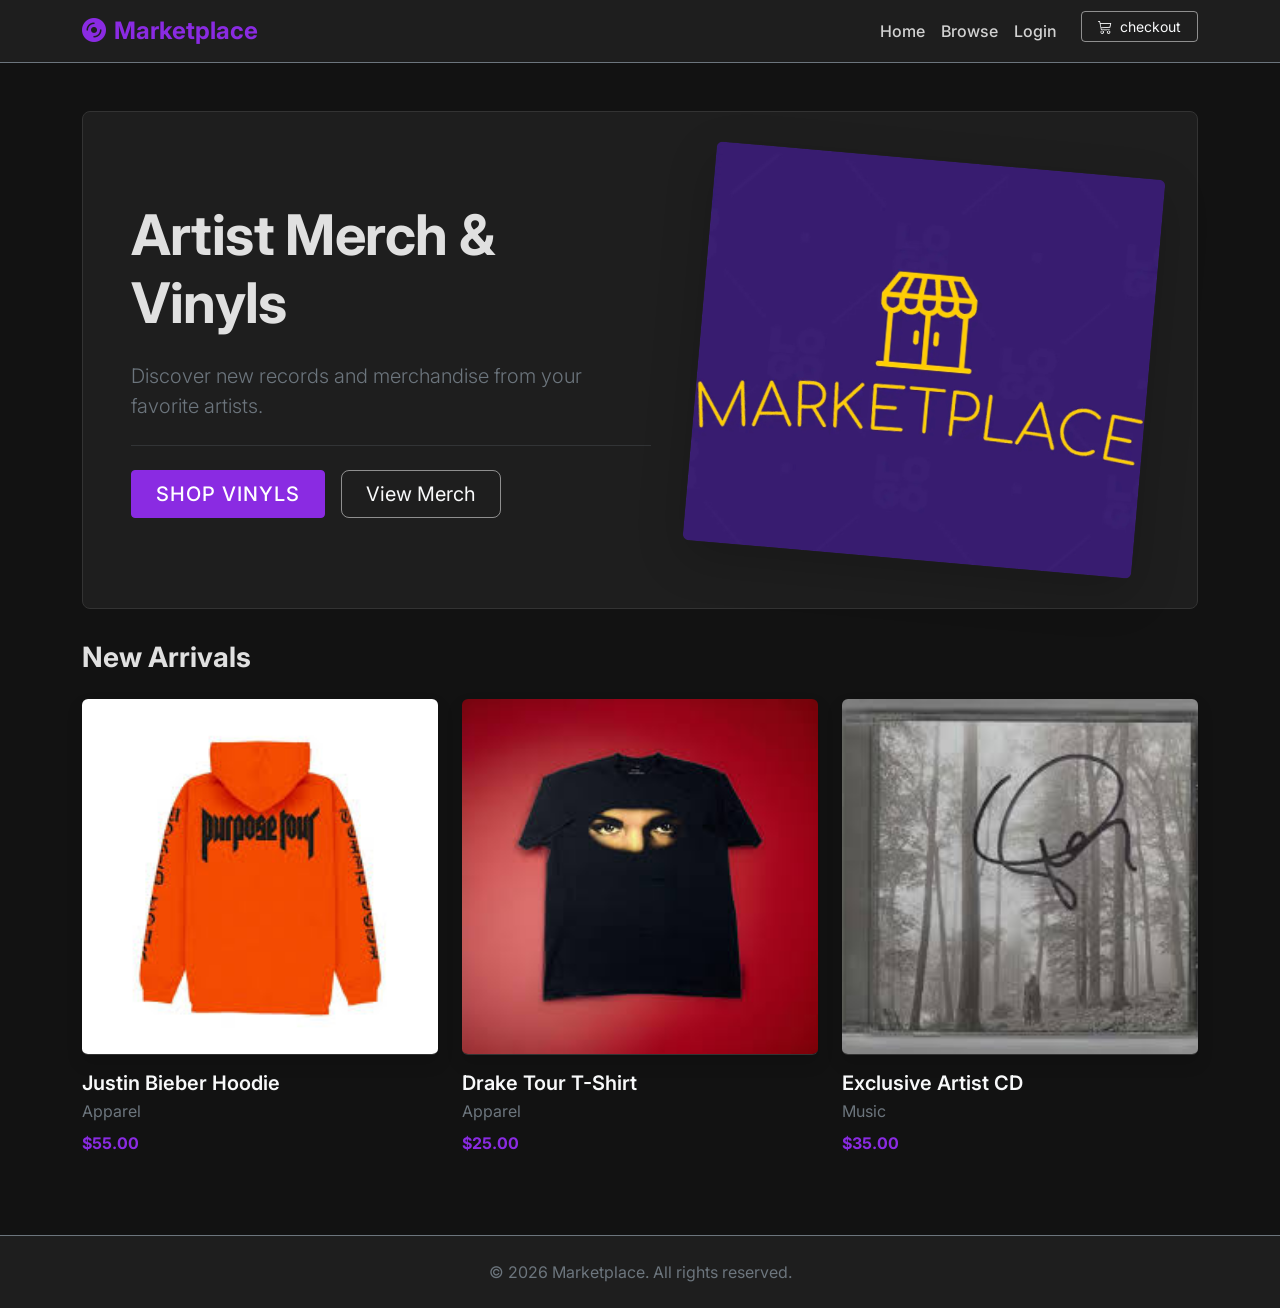
<file: index.html>
<!DOCTYPE html>
<html lang="en" data-bs-theme="dark">

<head>
  <meta charset="UTF-8">
  <meta name="viewport" content="width=device-width, initial-scale=1.0">
  <title>Marketplace - Premium Merchandise</title>
  <link href="https://cdn.jsdelivr.net/npm/bootstrap@5.3.2/dist/css/bootstrap.min.css" rel="stylesheet">
  <link rel="stylesheet" href="https://cdn.jsdelivr.net/npm/bootstrap-icons@1.11.1/font/bootstrap-icons.css">
  <link href="https://fonts.googleapis.com/css2?family=Inter:wght@300;400;500;600;700&display=swap" rel="stylesheet">
  <link rel="stylesheet" href="styles.css">
</head>

<body>

  <!-- Navigation -->
  <nav class="navbar navbar-expand-lg navbar-dark bg-dark sticky-top border-bottom border-secondary">
    <div class="container">
      <a class="navbar-brand fw-bold fs-4 text-primary" href="index.html">
        <i class="bi bi-disc-fill me-2"></i>Marketplace
      </a>
      <button class="navbar-toggler" type="button" data-bs-toggle="collapse" data-bs-target="#navbarNav"
        aria-controls="navbarNav" aria-expanded="false" aria-label="Toggle navigation">
        <span class="navbar-toggler-icon"></span>
      </button>
      <div class="collapse navbar-collapse" id="navbarNav">
        <ul class="navbar-nav ms-auto">
          <li class="nav-item">
            <a class="nav-link active" href="index.html">Home</a>
          </li>
          <li class="nav-item">
            <a class="nav-link" href="details.html">Browse</a>
          </li>
          <li class="nav-item">
            <a class="nav-link" href="login.html">Login</a>
          </li>
          <li class="nav-item ms-lg-3 mt-2 mt-lg-0">
            <a class="btn btn-outline-light btn-sm px-3 d-flex align-items-center" href="checkout.html">
              <i class="bi bi-cart3 me-2"></i> checkout
            </a>
          </li>
        </ul>
      </div>
    </div>
  </nav>

  <!-- Jumbotron / Hero Section -->
  <div class="container mt-5">
    <div class="jumbotron p-5 text-center text-lg-start d-lg-flex align-items-center gap-5">
      <div class="flex-grow-1">
        <h1 class="display-4 fw-bold mb-4"> Artist Merch & Vinyls</h1>
        <p class="lead text-secondary mb-4">Discover new records and merchandise from your favorite artists.</p>
        <hr class="my-4 border-secondary">
        <div class="d-flex gap-3 justify-content-center justify-content-lg-start">
          <a class="btn btn-primary btn-lg px-4" href="details.html" role="button">Shop Vinyls</a>
          <a class="btn btn-outline-light btn-lg px-4" href="details.html" role="button">View Merch</a>
        </div>
      </div>
      <div class="d-none d-lg-block w-50">
        <img src="assets/Marketplace.jpg" alt="Marketplace" class="img-fluid rounded shadow-lg"
          style="transform: rotate(5deg); max-height: 400px; width: 100%; object-fit: cover; object-position: center;">
      </div>
    </div>
  </div>

  <!-- Featured Section -->
  <div class="container mb-5">
    <h2 class="h3 fw-bold mb-4">New Arrivals</h2>
    <div class="row g-4">
      <div class="col-md-4">
        <div class="card h-100 bg-transparent border-0">
          <a href="product.html">
            <img src="assets/jb hoodie.jpeg" class="card-img-top rounded shadow" alt="Justin Bieber Hoodie" style="aspect-ratio: 1/1; object-fit: cover;">
          </a>
          <div class="card-body px-0">
            <a href="product.html" class="text-decoration-none">
              <h5 class="card-title text-light mb-1 hover-primary">Justin Bieber Hoodie</h5>
            </a>
            <p class="card-text text-secondary mb-2">Apparel</p>
            <p class="fw-bold text-primary">$55.00</p>
          </div>
        </div>
      </div>
      <div class="col-md-4">
        <div class="card h-100 bg-transparent border-0">
          <a href="product.html">
            <img src="assets/drake_shirt.jpeg" class="card-img-top rounded shadow" alt="Drake Tour T-Shirt" style="aspect-ratio: 1/1; object-fit: cover;">
          </a>
          <div class="card-body px-0">
            <a href="product.html" class="text-decoration-none">
              <h5 class="card-title text-light mb-1 hover-primary">Drake Tour T-Shirt</h5>
            </a>
            <p class="card-text text-secondary mb-2">Apparel</p>
            <p class="fw-bold text-primary">$25.00</p>
          </div>
        </div>
      </div>
      <div class="col-md-4">
        <div class="card h-100 bg-transparent border-0">
          <a href="product.html">
            <img src="assets/CD.jpeg" class="card-img-top rounded shadow" alt="Exclusive Artist CD" style="aspect-ratio: 1/1; object-fit: cover;">
          </a>
          <div class="card-body px-0">
            <a href="product.html" class="text-decoration-none">
              <h5 class="card-title text-light mb-1 hover-primary">Exclusive Artist CD</h5>
            </a>
            <p class="card-text text-secondary mb-2">Music</p>
            <p class="fw-bold text-primary">$35.00</p>
          </div>
        </div>
      </div>
    </div>
  </div>

  <!-- Footer -->
  <footer class="bg-dark text-center py-4 mt-5 border-top border-secondary">
    <div class="container">
      <p class="text-secondary mb-0">&copy; 2026 Marketplace. All rights reserved.</p>
    </div>
  </footer>

  <script src="https://cdn.jsdelivr.net/npm/bootstrap@5.3.2/dist/js/bootstrap.bundle.min.js"></script>
</body>

</html>
</file>
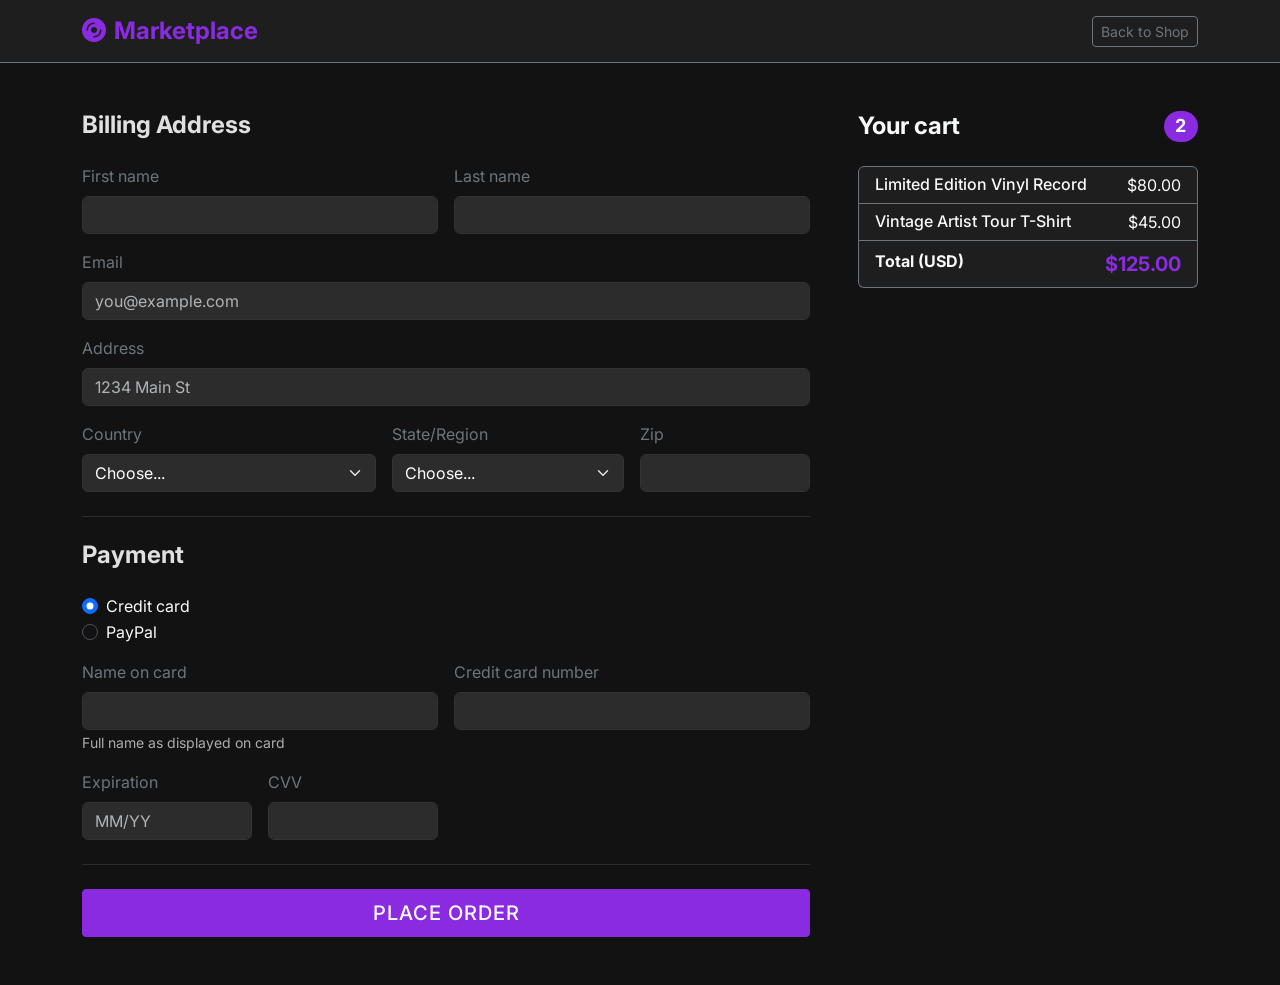
<file: checkout.html>
<!DOCTYPE html>
<html lang="en" data-bs-theme="dark">
<head>
  <meta charset="UTF-8">
  <meta name="viewport" content="width=device-width, initial-scale=1.0">
  <title>Checkout - Marketplace</title>
  <link href="https://cdn.jsdelivr.net/npm/bootstrap@5.3.2/dist/css/bootstrap.min.css" rel="stylesheet">
  <link rel="stylesheet" href="https://cdn.jsdelivr.net/npm/bootstrap-icons@1.11.1/font/bootstrap-icons.css">
  <link href="https://fonts.googleapis.com/css2?family=Inter:wght@300;400;500;600;700&display=swap" rel="stylesheet">
  <link rel="stylesheet" href="styles.css">
</head>
<body>

  <!-- Navigation -->
  <nav class="navbar navbar-expand-lg navbar-dark bg-dark sticky-top border-bottom border-secondary mb-5">
    <div class="container">
      <a class="navbar-brand fw-bold fs-4 text-primary" href="index.html">
        <i class="bi bi-disc-fill me-2"></i>Marketplace
      </a>
      <a class="btn btn-outline-secondary btn-sm" href="details.html">Back to Shop</a>
    </div>
  </nav>

  <div class="container mb-5">
    <div class="row g-5">
      <!-- Checkout Form -->
      <div class="col-md-7 col-lg-8">
        <h4 class="mb-4 fw-bold">Billing Address</h4>
        <form>
          <div class="row g-3">
            <div class="col-sm-6 form-group">
              <label for="firstName" class="form-label text-secondary">First name</label>
              <input type="text" class="form-control" id="firstName" required>
            </div>

            <div class="col-sm-6 form-group">
              <label for="lastName" class="form-label text-secondary">Last name</label>
              <input type="text" class="form-control" id="lastName" required>
            </div>

            <div class="col-12 form-group">
              <label for="email" class="form-label text-secondary">Email</label>
              <input type="email" class="form-control" id="email" placeholder="you@example.com" required>
            </div>

            <div class="col-12 form-group">
              <label for="address" class="form-label text-secondary">Address</label>
              <input type="text" class="form-control" id="address" placeholder="1234 Main St" required>
            </div>

            <div class="col-md-5 form-group">
              <label for="country" class="form-label text-secondary">Country</label>
              <select class="form-select" id="country" required>
                <option value="">Choose...</option>
                <option>United States</option>
                <option>United Kingdom</option>
                <option>Canada</option>
              </select>
            </div>

            <div class="col-md-4 form-group">
              <label for="state" class="form-label text-secondary">State/Region</label>
              <select class="form-select" id="state" required>
                <option value="">Choose...</option>
                <option>California</option>
                <option>New York</option>
                <option>London</option>
              </select>
            </div>

            <div class="col-md-3 form-group">
              <label for="zip" class="form-label text-secondary">Zip</label>
              <input type="text" class="form-control" id="zip" required>
            </div>
          </div>

          <hr class="my-4 border-secondary">

          <h4 class="mb-4 fw-bold">Payment</h4>

          <div class="my-3">
            <div class="form-check">
              <input id="credit" name="paymentMethod" type="radio" class="form-check-input" checked required>
              <label class="form-check-label text-light" for="credit">Credit card</label>
            </div>
            <div class="form-check">
              <input id="paypal" name="paymentMethod" type="radio" class="form-check-input" required>
              <label class="form-check-label text-light" for="paypal">PayPal</label>
            </div>
          </div>

          <div class="row g-3">
            <div class="col-md-6 form-group">
              <label for="cc-name" class="form-label text-secondary">Name on card</label>
              <input type="text" class="form-control" id="cc-name" required>
              <small class="text-muted">Full name as displayed on card</small>
            </div>

            <div class="col-md-6 form-group">
              <label for="cc-number" class="form-label text-secondary">Credit card number</label>
              <input type="text" class="form-control" id="cc-number" required>
            </div>

            <div class="col-md-3 form-group">
              <label for="cc-expiration" class="form-label text-secondary">Expiration</label>
              <input type="text" class="form-control" id="cc-expiration" placeholder="MM/YY" required>
            </div>

            <div class="col-md-3 form-group">
              <label for="cc-cvv" class="form-label text-secondary">CVV</label>
              <input type="text" class="form-control" id="cc-cvv" required>
            </div>
          </div>

          <hr class="my-4 border-secondary">

          <button class="w-100 btn btn-primary btn-lg" type="button" onclick="alert('Order placed successfully!')">Place Order</button>
        </form>
      </div>

      <!-- Cart Summary -->
      <div class="col-md-5 col-lg-4">
        <h4 class="d-flex justify-content-between align-items-center mb-4">
          <span class="text-light fw-bold">Your cart</span>
          <span class="badge bg-primary rounded-pill">2</span>
        </h4>
        <ul class="list-group mb-3 border-secondary">
          <li class="list-group-item bg-dark border-secondary d-flex justify-content-between align-items-center lh-sm">
            <h6 class="my-0 text-light">Limited Edition Vinyl Record</h6>
            <span class="text-light">$80.00</span>
          </li>
          <li class="list-group-item bg-dark border-secondary d-flex justify-content-between align-items-center lh-sm">
            <h6 class="my-0 text-light">Vintage Artist Tour T-Shirt</h6>
            <span class="text-light">$45.00</span>
          </li>
          <li class="list-group-item bg-dark border-secondary d-flex justify-content-between">
            <span class="text-light fw-bold">Total (USD)</span>
            <strong class="text-primary fs-5">$125.00</strong>
          </li>
        </ul>
      </div>
    </div>
  </div>

  <script src="https://cdn.jsdelivr.net/npm/bootstrap@5.3.2/dist/js/bootstrap.bundle.min.js"></script>
</body>
</html>
</file>
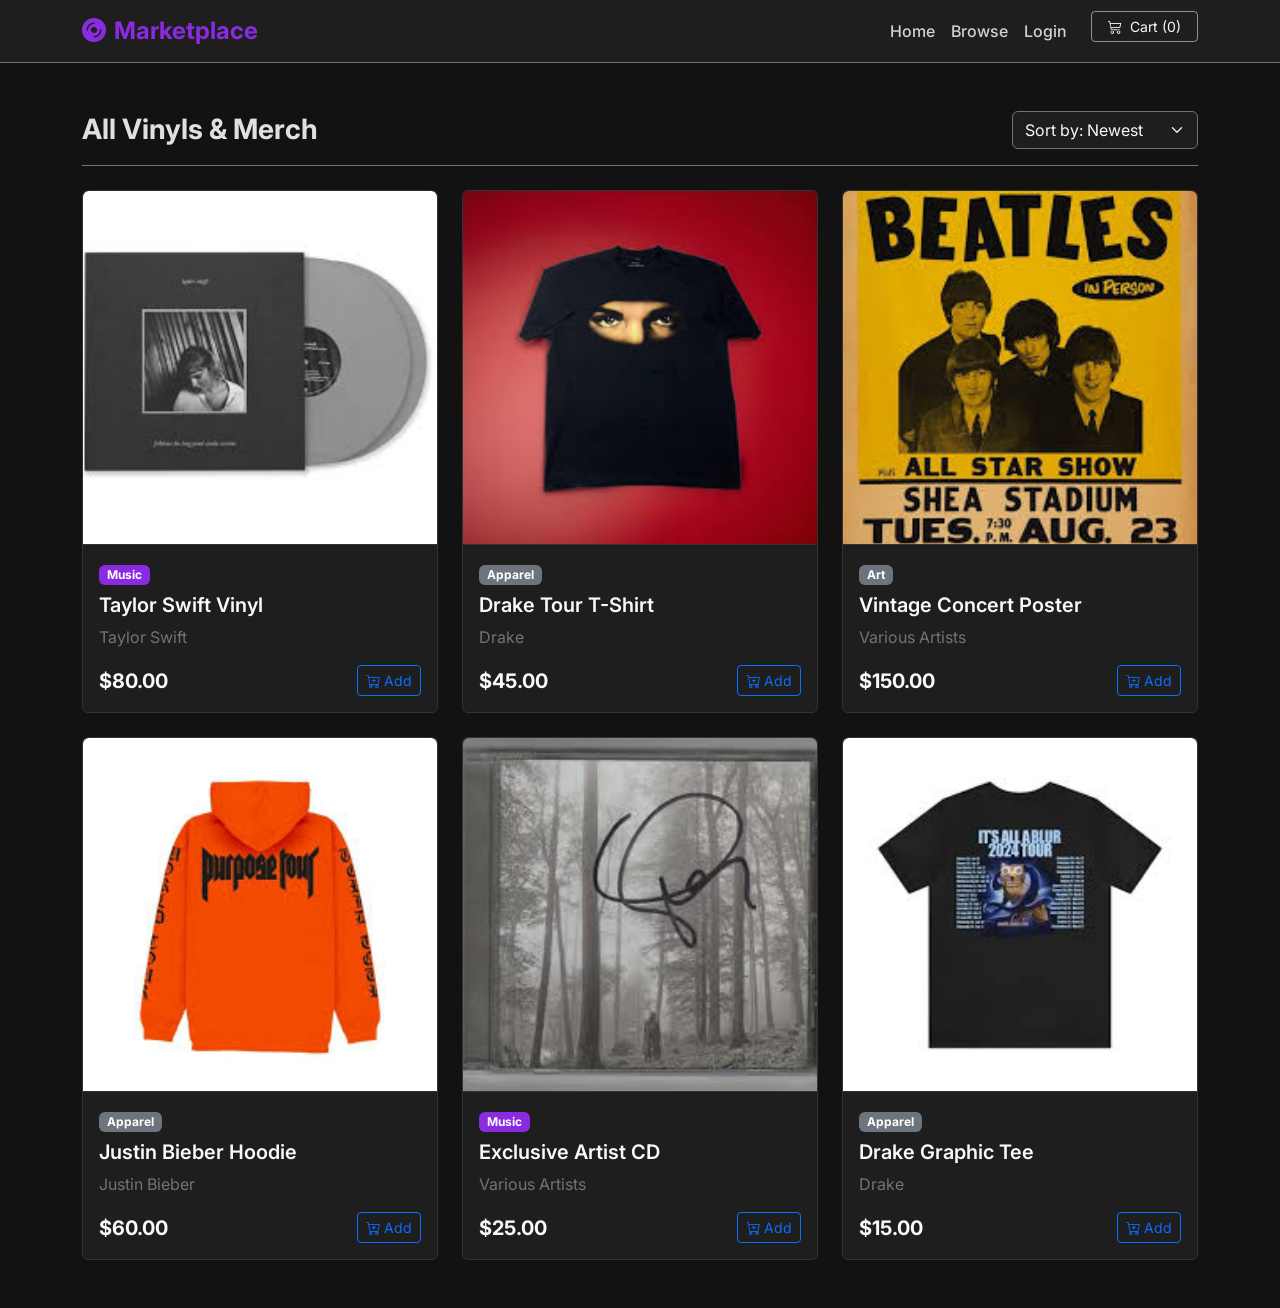
<file: details.html>
<!DOCTYPE html>
<html lang="en" data-bs-theme="dark">
<head>
  <meta charset="UTF-8">
  <meta name="viewport" content="width=device-width, initial-scale=1.0">
  <title>Browse Vinyls - Marketplace</title>
  <link href="https://cdn.jsdelivr.net/npm/bootstrap@5.3.2/dist/css/bootstrap.min.css" rel="stylesheet">
  <link rel="stylesheet" href="https://cdn.jsdelivr.net/npm/bootstrap-icons@1.11.1/font/bootstrap-icons.css">
  <link href="https://fonts.googleapis.com/css2?family=Inter:wght@300;400;500;600;700&display=swap" rel="stylesheet">
  <link rel="stylesheet" href="styles.css">
</head>
<body>

  <!-- Navigation -->
  <nav class="navbar navbar-expand-lg navbar-dark bg-dark sticky-top border-bottom border-secondary">
    <div class="container">
      <a class="navbar-brand fw-bold fs-4 text-primary" href="index.html">
        <i class="bi bi-disc-fill me-2"></i>Marketplace
      </a>
      <button class="navbar-toggler" type="button" data-bs-toggle="collapse" data-bs-target="#navbarNav">
        <span class="navbar-toggler-icon"></span>
      </button>
      <div class="collapse navbar-collapse" id="navbarNav">
        <ul class="navbar-nav ms-auto">
          <li class="nav-item"><a class="nav-link" href="index.html">Home</a></li>
          <li class="nav-item"><a class="nav-link active" href="details.html">Browse</a></li>
          <li class="nav-item"><a class="nav-link" href="login.html">Login</a></li>
          <li class="nav-item ms-lg-3 mt-2 mt-lg-0">
            <a class="btn btn-outline-light btn-sm px-3 d-flex align-items-center" href="checkout.html">
              <i class="bi bi-cart3 me-2"></i> Cart (0)
            </a>
          </li>
        </ul>
      </div>
    </div>
  </nav>

  <!-- Page Header -->
  <div class="container mt-5 mb-4">
    <div class="d-flex justify-content-between align-items-center border-bottom border-secondary pb-3">
      <h2 class="h3 fw-bold mb-0">All Vinyls & Merch</h2>
      <select class="form-select w-auto bg-dark text-light border-secondary">
        <option>Sort by: Newest</option>
        <option>Price: Low to High</option>
        <option>Price: High to Low</option>
      </select>
    </div>
  </div>

  <!-- Grid of Cards -->
  <div class="container mb-5">
    <div class="row g-4">
      <!-- Card 1 -->
      <div class="col-sm-6 col-lg-4">
        <div class="card h-100">
          <a href="product.html">
            <img src="assets/taylor swift vinyl.jpeg" class="card-img-top rounded-top" alt="Taylor Swift Vinyl" style="aspect-ratio: 1/1; object-fit: cover;">
          </a>
          <div class="card-body">
            <span class="badge bg-primary mb-2">Music</span>
            <h5 class="card-title text-light">Taylor Swift Vinyl</h5>
            <p class="card-text text-secondary mb-3">Taylor Swift</p>
            <div class="d-flex justify-content-between align-items-center mt-auto">
              <span class="fw-bold text-light fs-5">$80.00</span>
              <a href="checkout.html" class="btn btn-sm btn-outline-primary"><i class="bi bi-cart-plus"></i> Add</a>
            </div>
          </div>
        </div>
      </div>
      <!-- Card 2 -->
      <div class="col-sm-6 col-lg-4">
        <div class="card h-100">
          <a href="product.html">
            <img src="assets/drake_shirt.jpeg" class="card-img-top rounded-top" alt="Drake Tour T-Shirt" style="aspect-ratio: 1/1; object-fit: cover;">
          </a>
          <div class="card-body">
            <span class="badge bg-secondary mb-2">Apparel</span>
            <h5 class="card-title text-light">Drake Tour T-Shirt</h5>
            <p class="card-text text-secondary mb-3">Drake</p>
            <div class="d-flex justify-content-between align-items-center mt-auto">
              <span class="fw-bold text-light fs-5">$45.00</span>
              <a href="checkout.html" class="btn btn-sm btn-outline-primary"><i class="bi bi-cart-plus"></i> Add</a>
            </div>
          </div>
        </div>
      </div>
      <!-- Card 3 -->
      <div class="col-sm-6 col-lg-4">
        <div class="card h-100">
          <a href="product.html">
            <img src="assets/poster.jpeg" class="card-img-top rounded-top" alt="Vintage Concert Poster" style="aspect-ratio: 1/1; object-fit: cover;">
          </a>
          <div class="card-body">
            <span class="badge bg-secondary mb-2">Art</span>
            <h5 class="card-title text-light">Vintage Concert Poster</h5>
            <p class="card-text text-secondary mb-3">Various Artists</p>
            <div class="d-flex justify-content-between align-items-center mt-auto">
              <span class="fw-bold text-light fs-5">$150.00</span>
              <a href="checkout.html" class="btn btn-sm btn-outline-primary"><i class="bi bi-cart-plus"></i> Add</a>
            </div>
          </div>
        </div>
      </div>
      <!-- Card 4 -->
      <div class="col-sm-6 col-lg-4">
        <div class="card h-100">
          <a href="product.html">
            <img src="assets/jb hoodie.jpeg" class="card-img-top rounded-top" alt="Justin Bieber Hoodie" style="aspect-ratio: 1/1; object-fit: cover;">
          </a>
          <div class="card-body">
            <span class="badge bg-secondary mb-2">Apparel</span>
            <h5 class="card-title text-light">Justin Bieber Hoodie</h5>
            <p class="card-text text-secondary mb-3">Justin Bieber</p>
            <div class="d-flex justify-content-between align-items-center mt-auto">
              <span class="fw-bold text-light fs-5">$60.00</span>
              <a href="checkout.html" class="btn btn-sm btn-outline-primary"><i class="bi bi-cart-plus"></i> Add</a>
            </div>
          </div>
        </div>
      </div>
      <!-- Card 5 -->
      <div class="col-sm-6 col-lg-4">
        <div class="card h-100">
          <a href="product.html">
            <img src="assets/CD.jpeg" class="card-img-top rounded-top" alt="Exclusive Artist CD" style="aspect-ratio: 1/1; object-fit: cover;">
          </a>
          <div class="card-body">
            <span class="badge bg-primary mb-2">Music</span>
            <h5 class="card-title text-light">Exclusive Artist CD</h5>
            <p class="card-text text-secondary mb-3">Various Artists</p>
            <div class="d-flex justify-content-between align-items-center mt-auto">
              <span class="fw-bold text-light fs-5">$25.00</span>
              <a href="checkout.html" class="btn btn-sm btn-outline-primary"><i class="bi bi-cart-plus"></i> Add</a>
            </div>
          </div>
        </div>
      </div>
      <!-- Card 6 -->
      <div class="col-sm-6 col-lg-4">
        <div class="card h-100">
          <a href="product.html">
            <img src="assets/drakeshirt2.jpeg" class="card-img-top rounded-top" alt="Drake Graphic Tee" style="aspect-ratio: 1/1; object-fit: cover;">
          </a>
          <div class="card-body">
            <span class="badge bg-secondary mb-2">Apparel</span>
            <h5 class="card-title text-light">Drake Graphic Tee</h5>
            <p class="card-text text-secondary mb-3">Drake</p>
            <div class="d-flex justify-content-between align-items-center mt-auto">
              <span class="fw-bold text-light fs-5">$15.00</span>
              <a href="checkout.html" class="btn btn-sm btn-outline-primary"><i class="bi bi-cart-plus"></i> Add</a>
            </div>
          </div>
        </div>
      </div>
    </div>
  </div>

  <script src="https://cdn.jsdelivr.net/npm/bootstrap@5.3.2/dist/js/bootstrap.bundle.min.js"></script>
</body>
</html>
</file>
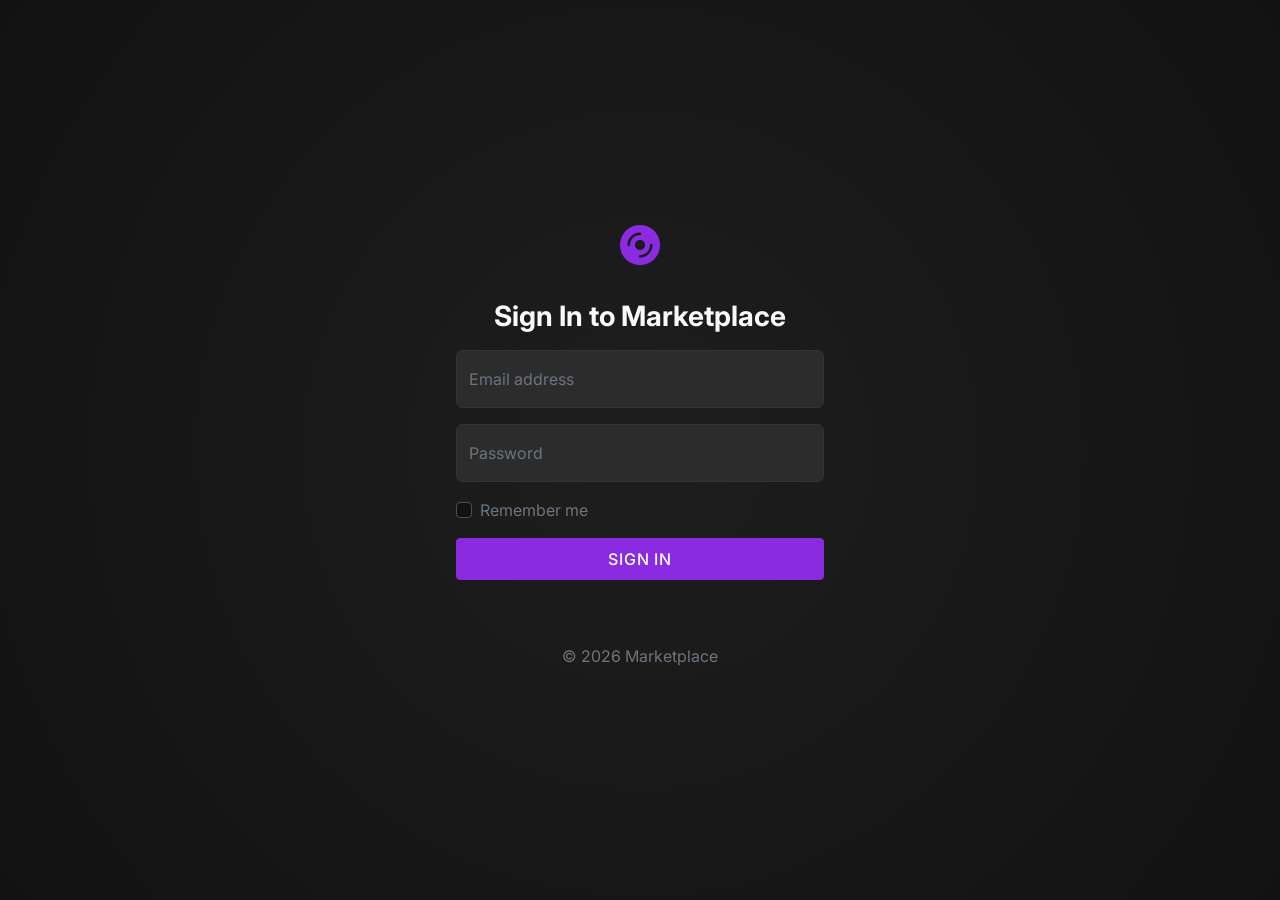
<file: login.html>
<!DOCTYPE html>
<html lang="en" data-bs-theme="dark">

<head>
  <meta charset="UTF-8">
  <meta name="viewport" content="width=device-width, initial-scale=1.0">
  <title>Login - Marketplace</title>
  <link href="https://cdn.jsdelivr.net/npm/bootstrap@5.3.2/dist/css/bootstrap.min.css" rel="stylesheet">
  <link rel="stylesheet" href="https://cdn.jsdelivr.net/npm/bootstrap-icons@1.11.1/font/bootstrap-icons.css">
  <link href="https://fonts.googleapis.com/css2?family=Inter:wght@300;400;500;600;700&display=swap" rel="stylesheet">
  <link rel="stylesheet" href="styles.css">
  <style>
    body {
      height: 100vh;
      display: flex;
      align-items: center;
      background: radial-gradient(circle at center, #1e1e1e 0%, #121212 100%);
    }

    .form-signin {
      max-width: 400px;
      padding: 1rem;
    }
  </style>
</head>

<body class="text-center">

  <main class="form-signin w-100 m-auto">
    <form>
      <div class="mb-4">
        <a href="index.html" class="text-decoration-none text-primary fs-1">
          <i class="bi bi-disc-fill"></i>
        </a>
      </div>
      <h1 class="h3 mb-3 fw-bold text-light">Sign In to Marketplace</h1>

      <div class="form-floating mb-3">
        <input type="email" class="form-control" id="floatingInput" placeholder="name@example.com">
        <label for="floatingInput" class="text-secondary">Email address</label>
      </div>
      <div class="form-floating mb-3">
        <input type="password" class="form-control" id="floatingPassword" placeholder="Password">
        <label for="floatingPassword" class="text-secondary">Password</label>
      </div>

      <div class="form-check text-start my-3">
        <input class="form-check-input" type="checkbox" value="remember-me" id="flexCheckDefault">
        <label class="form-check-label text-secondary" for="flexCheckDefault">
          Remember me
        </label>
      </div>
      <button class="btn btn-primary w-100 py-2 mb-3" type="button" onclick="window.location.href='index.html'">Sign
        in</button>

      </p>
      <p class="mt-5 mb-3 text-secondary">&copy; 2026 Marketplace</p>
    </form>
  </main>

  <script src="https://cdn.jsdelivr.net/npm/bootstrap@5.3.2/dist/js/bootstrap.bundle.min.js"></script>
</body>

</html>
</file>
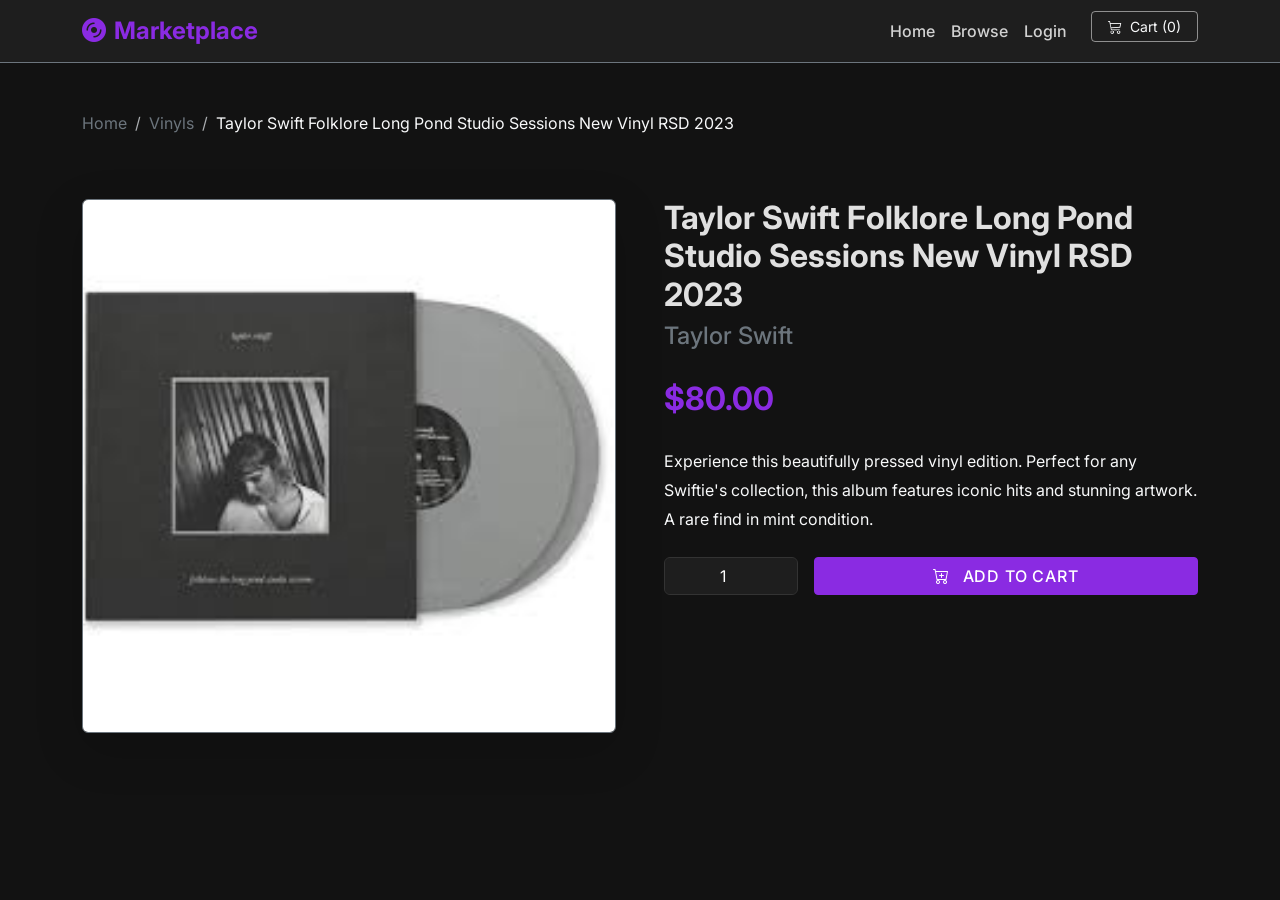
<file: product.html>
<!DOCTYPE html>
<html lang="en" data-bs-theme="dark">

<head>
  <meta charset="UTF-8">
  <meta name="viewport" content="width=device-width, initial-scale=1.0">
  <title>Taylor Swift Folklore Long Pond Studio Sessions New Vinyl RSD 2023 - Marketplace</title>
  <link href="https://cdn.jsdelivr.net/npm/bootstrap@5.3.2/dist/css/bootstrap.min.css" rel="stylesheet">
  <link rel="stylesheet" href="https://cdn.jsdelivr.net/npm/bootstrap-icons@1.11.1/font/bootstrap-icons.css">
  <link href="https://fonts.googleapis.com/css2?family=Inter:wght@300;400;500;600;700&display=swap" rel="stylesheet">
  <link rel="stylesheet" href="styles.css">
</head>

<body>

  <!-- Navigation -->
  <nav class="navbar navbar-expand-lg navbar-dark bg-dark sticky-top border-bottom border-secondary">
    <div class="container">
      <a class="navbar-brand fw-bold fs-4 text-primary" href="index.html">
        <i class="bi bi-disc-fill me-2"></i>Marketplace
      </a>
      <button class="navbar-toggler" type="button" data-bs-toggle="collapse" data-bs-target="#navbarNav">
        <span class="navbar-toggler-icon"></span>
      </button>
      <div class="collapse navbar-collapse" id="navbarNav">
        <ul class="navbar-nav ms-auto">
          <li class="nav-item"><a class="nav-link" href="index.html">Home</a></li>
          <li class="nav-item"><a class="nav-link" href="details.html">Browse</a></li>
          <li class="nav-item"><a class="nav-link" href="login.html">Login</a></li>
          <li class="nav-item ms-lg-3 mt-2 mt-lg-0">
            <a class="btn btn-outline-light btn-sm px-3 d-flex align-items-center" href="checkout.html">
              <i class="bi bi-cart3 me-2"></i> Cart (0)
            </a>
          </li>
        </ul>
      </div>
    </div>
  </nav>

  <!-- Product Section -->
  <div class="container mt-5 mb-5">
    <nav aria-label="breadcrumb">
      <ol class="breadcrumb">
        <li class="breadcrumb-item"><a href="index.html" class="text-secondary text-decoration-none">Home</a></li>
        <li class="breadcrumb-item"><a href="details.html" class="text-secondary text-decoration-none">Vinyls</a></li>
        <li class="breadcrumb-item active text-light" aria-current="page">Taylor Swift Folklore Long Pond Studio
          Sessions New Vinyl RSD 2023</li>
      </ol>
    </nav>

    <div class="row g-5 mt-2">
      <!-- Product Image -->
      <div class="col-md-6">
        <div class="position-relative">
          <img src="assets/taylor swift vinyl.jpeg" alt="Taylor Swift Vinyl Cover"
            class="img-fluid rounded shadow-lg border border-secondary w-100"
            style="aspect-ratio: 1/1; object-fit: cover;">
        </div>
      </div>

      <!-- Product Details -->
      <div class="col-md-6">
        <h1 class="display-5 fw-bold mb-2" style="font-size: 2rem;">Taylor Swift Folklore Long Pond Studio Sessions New
          Vinyl RSD 2023</h1>
        <h4 class="text-secondary mb-4">Taylor Swift</h4>

        <div class="fs-2 fw-bold text-primary mb-4">$80.00</div>

        <p class="text-light mb-4" style="line-height: 1.8;">
          Experience this beautifully pressed vinyl edition. Perfect for any Swiftie's collection, this album features
          iconic hits and stunning artwork. A rare find in mint condition.
        </p>



        <div class="d-flex gap-3 mb-5">
          <div class="w-25">
            <input type="number" class="form-control text-center bg-dark" value="1" min="1">
          </div>
          <a href="checkout.html" class="btn btn-primary flex-grow-1">
            <i class="bi bi-cart-plus me-2"></i> Add to Cart
          </a>
        </div>



      </div>
    </div>
  </div>

  <script src="https://cdn.jsdelivr.net/npm/bootstrap@5.3.2/dist/js/bootstrap.bundle.min.js"></script>
</body>

</html>
</file>
<file: styles.css>
:root {
  --bs-body-bg: #121212;
  --bs-body-color: #e0e0e0;
  --bs-primary: #8a2be2;
  --bs-primary-rgb: 138,43,226;
  --bs-secondary: #03dac6;
  --bs-dark: #1e1e1e;
  --bs-dark-rgb: 30,30,30;
  --card-bg: #1e1e1e;
  --border-color: #333;
}

body {
  font-family: 'Inter', -apple-system, BlinkMacSystemFont, "Segoe UI", Roboto, "Helvetica Neue", Arial, sans-serif;
  background-color: var(--bs-body-bg);
  color: var(--bs-body-color);
  -webkit-font-smoothing: antialiased;
}

/* Navbar */
.navbar-dark .navbar-nav .nav-link {
  color: rgba(255, 255, 255, 0.8);
  font-weight: 500;
  transition: color 0.3s ease;
}

.navbar-dark .navbar-nav .nav-link:hover {
  color: #fff;
}

/* Jumbotron Customization */
.jumbotron {
  background-color: var(--bs-dark);
  border-radius: 0.5rem;
  padding: 4rem 2rem;
  margin-bottom: 2rem;
  border: 1px solid var(--border-color);
}

.jumbotron h1 {
  font-weight: 700;
  letter-spacing: -0.05rem;
}

/* Cards */
.card {
  background-color: var(--card-bg);
  border: 1px solid var(--border-color);
  transition: transform 0.2s ease, box-shadow 0.2s ease;
}

.card:hover {
  transform: translateY(-5px);
  box-shadow: 0 10px 20px rgba(0,0,0,0.5);
  border-color: var(--bs-primary);
}

.card-title {
  font-weight: 600;
}

.card-img-top {
  border-bottom: 1px solid var(--border-color);
  object-fit: cover;
  aspect-ratio: 1 / 1;
}

/* Forms */
.form-control, .form-select {
  background-color: #2c2c2c;
  border: 1px solid var(--border-color);
  color: #fff;
}

.form-control:focus, .form-select:focus {
  background-color: #2c2c2c;
  color: #fff;
  border-color: var(--bs-primary);
  box-shadow: 0 0 0 0.25rem rgba(138, 43, 226, 0.25);
}

.input-group-text {
  background-color: #1e1e1e;
  border: 1px solid var(--border-color);
  color: #e0e0e0;
}

/* Buttons */
.btn-primary {
  background-color: var(--bs-primary);
  border-color: var(--bs-primary);
  font-weight: 500;
  text-transform: uppercase;
  letter-spacing: 0.05em;
  border-radius: 0.25rem;
}

.btn-primary:hover, .btn-primary:focus {
  background-color: #721bbd;
  border-color: #721bbd;
}

.btn-outline-light {
  border-color: rgba(255, 255, 255, 0.5);
}

.btn-outline-light:hover {
  background-color: rgba(255, 255, 255, 0.1);
  color: #fff;
}

/* Footer */
footer {
  border-top: 1px solid var(--border-color);
  margin-top: 4rem;
  padding-top: 2rem;
  padding-bottom: 2rem;
}
</file>
